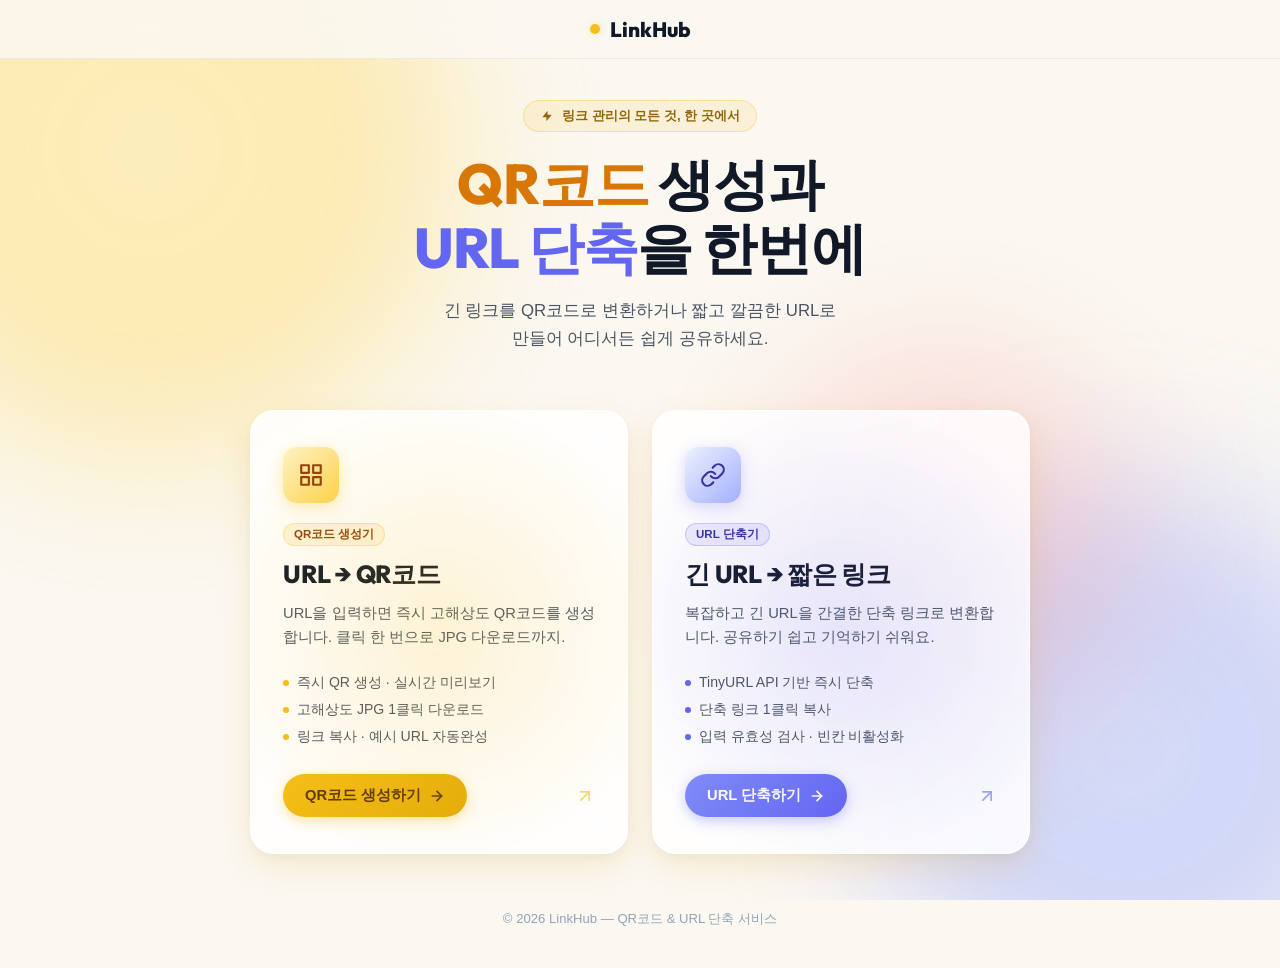
<file: index.html>
<!DOCTYPE html>
<html lang="ko">
<head>
  <meta charset="UTF-8">
  <meta name="viewport" content="width=device-width, initial-scale=1.0">
  <title>LinkHub - QR코드 & URL 단축 서비스</title>
  <meta name="description" content="LinkHub는 QR코드 생성과 URL 단축 두 가지 강력한 링크 관리 서비스를 제공합니다.">
  <link rel="preconnect" href="https://fonts.googleapis.com">
  <link rel="preconnect" href="https://fonts.gstatic.com" crossorigin>
  <link href="https://fonts.googleapis.com/css2?family=Pretendard:wght@300;400;500;600;700;800&family=Outfit:wght@400;600;700;800&display=swap" rel="stylesheet">
  <style>
    :root {
      --primary: #F5BE18;
      --primary-hover: #E5AC09;
      --primary-glow: rgba(245, 190, 24, 0.35);
      --accent-blue: #6C8EFF;
      --accent-purple: #A87DFF;
      --bg-base: #FBF8F2;
      --bg-card: rgba(255, 255, 255, 0.85);
      --text-primary: #111827;
      --text-secondary: #4B5563;
      --text-muted: #94A3B8;
      --shadow-md: 0 12px 32px rgba(215, 155, 15, 0.16), 0 4px 12px rgba(0,0,0,0.04);
      --shadow-lg: 0 24px 60px rgba(215, 155, 15, 0.18), 0 8px 24px rgba(0,0,0,0.05);
      --radius-md: 16px;
      --radius-lg: 24px;
      --radius-full: 9999px;
      --ease-elastic: cubic-bezier(0.16, 1, 0.3, 1);
    }

    *, *::before, *::after { box-sizing: border-box; margin: 0; padding: 0; }

    html, body {
      width: 100%; min-height: 100vh;
      background-color: var(--bg-base);
      color: var(--text-primary);
      font-family: 'Pretendard', -apple-system, BlinkMacSystemFont, sans-serif;
      -webkit-font-smoothing: antialiased;
      overflow-x: hidden;
    }

    /* ── Background ── */
    .bg-wrapper {
      position: fixed; inset: 0; z-index: 0; pointer-events: none; overflow: hidden;
    }
    .bg-orb {
      position: absolute; border-radius: 50%; filter: blur(80px); opacity: 0.55;
      animation: floatOrb 12s ease-in-out infinite alternate;
    }
    .bg-orb-1 { width: 600px; height: 600px; background: radial-gradient(circle, #FFEAA0, #FCD34D); top: -150px; left: -150px; animation-delay: 0s; }
    .bg-orb-2 { width: 500px; height: 500px; background: radial-gradient(circle, #C7D7FF, #818CF8); bottom: -100px; right: -100px; animation-delay: -4s; }
    .bg-orb-3 { width: 350px; height: 350px; background: radial-gradient(circle, #FCA5A5, #F87171); top: 40%; left: 60%; animation-delay: -8s; opacity: 0.3; }
    @keyframes floatOrb {
      from { transform: translate(0, 0) scale(1); }
      to   { transform: translate(30px, 20px) scale(1.08); }
    }

    /* ── Layout ── */
    .page-wrapper {
      position: relative; z-index: 1; min-height: 100vh;
      display: flex; flex-direction: column; align-items: center; justify-content: center;
      padding: 40px 20px;
    }

    /* ── Header ── */
    .site-header {
      position: fixed; top: 0; left: 0; right: 0; z-index: 100;
      display: flex; align-items: center; justify-content: center;
      padding: 16px 32px;
      background: rgba(251, 248, 242, 0.85);
      backdrop-filter: blur(20px);
      border-bottom: 1px solid rgba(0,0,0,0.06);
    }
    .header-brand {
      display: flex; align-items: center; gap: 10px;
      font-family: 'Outfit', sans-serif; font-size: 1.3rem; font-weight: 800;
      color: var(--text-primary); text-decoration: none;
    }
    .header-brand-dot {
      width: 10px; height: 10px; border-radius: 50%;
      background: var(--primary); box-shadow: 0 0 10px var(--primary-glow);
      animation: pulse 2s ease-in-out infinite;
    }
    @keyframes pulse {
      0%, 100% { transform: scale(1); opacity: 1; }
      50%       { transform: scale(1.3); opacity: 0.7; }
    }

    /* ── Hero ── */
    .hero { text-align: center; margin-bottom: 56px; }
    .hero-pill {
      display: inline-flex; align-items: center; gap: 8px;
      background: rgba(245, 190, 24, 0.12); border: 1px solid rgba(245, 190, 24, 0.3);
      color: #92670B; border-radius: var(--radius-full);
      padding: 6px 16px; font-size: 0.82rem; font-weight: 600;
      margin-bottom: 20px; animation: fadeInDown 0.6s var(--ease-elastic);
    }
    .hero-title {
      font-family: 'Outfit', sans-serif; font-size: clamp(2.2rem, 5vw, 3.5rem);
      font-weight: 800; line-height: 1.15; letter-spacing: -0.02em;
      margin-bottom: 16px; animation: fadeInUp 0.7s var(--ease-elastic);
    }
    .hero-title .highlight-qr  { color: #D97706; }
    .hero-title .highlight-url { color: #6366F1; }
    .hero-desc {
      font-size: 1.05rem; color: var(--text-secondary); line-height: 1.7;
      max-width: 520px; margin: 0 auto;
      animation: fadeInUp 0.8s var(--ease-elastic);
    }

    /* ── Cards Grid ── */
    .cards-grid {
      display: grid; grid-template-columns: repeat(2, 1fr);
      gap: 24px; max-width: 780px; width: 100%;
      animation: fadeInUp 0.9s var(--ease-elastic);
    }
    @media (max-width: 600px) { .cards-grid { grid-template-columns: 1fr; } }

    .service-card {
      position: relative; overflow: hidden;
      background: var(--bg-card);
      backdrop-filter: blur(24px);
      border: 1px solid rgba(255,255,255,0.8);
      border-radius: var(--radius-lg);
      padding: 36px 32px;
      box-shadow: var(--shadow-md);
      text-decoration: none; color: inherit;
      cursor: pointer;
      transition: transform 0.35s var(--ease-elastic), box-shadow 0.35s ease;
      display: block;
    }
    .service-card:hover {
      transform: translateY(-8px) scale(1.02);
      box-shadow: var(--shadow-lg);
    }
    .service-card:hover .card-arrow { transform: translate(4px, -4px); opacity: 1; }

    .card-glow-qr  { position: absolute; inset: -60px; border-radius: 50%; background: radial-gradient(circle, rgba(245,190,24,0.18), transparent 65%); pointer-events: none; }
    .card-glow-url { position: absolute; inset: -60px; border-radius: 50%; background: radial-gradient(circle, rgba(99,102,241,0.15), transparent 65%); pointer-events: none; }

    .card-icon {
      width: 56px; height: 56px; border-radius: 14px;
      display: flex; align-items: center; justify-content: center;
      margin-bottom: 20px;
    }
    .card-icon-qr  { background: linear-gradient(135deg, #FEF3C7, #FCD34D); color: #92400E; box-shadow: 0 4px 16px rgba(245,190,24,0.3); }
    .card-icon-url { background: linear-gradient(135deg, #EEF2FF, #A5B4FC); color: #3730A3; box-shadow: 0 4px 16px rgba(99,102,241,0.25); }

    .card-badge {
      display: inline-block; font-size: 0.72rem; font-weight: 700;
      padding: 3px 10px; border-radius: var(--radius-full);
      margin-bottom: 12px;
    }
    .badge-qr  { background: rgba(245,190,24,0.15); color: #92400E; border: 1px solid rgba(245,190,24,0.3); }
    .badge-url { background: rgba(99,102,241,0.12); color: #3730A3; border: 1px solid rgba(99,102,241,0.25); }

    .card-title {
      font-family: 'Outfit', sans-serif; font-size: 1.55rem;
      font-weight: 800; margin-bottom: 10px; letter-spacing: -0.01em;
    }
    .card-desc {
      font-size: 0.92rem; color: var(--text-secondary); line-height: 1.65; margin-bottom: 24px;
    }

    .card-features { list-style: none; display: flex; flex-direction: column; gap: 8px; margin-bottom: 28px; }
    .card-features li {
      display: flex; align-items: center; gap: 8px;
      font-size: 0.88rem; color: var(--text-secondary);
    }
    .feature-dot-qr  { width: 6px; height: 6px; border-radius: 50%; background: #F5BE18; flex-shrink: 0; }
    .feature-dot-url { width: 6px; height: 6px; border-radius: 50%; background: #6366F1; flex-shrink: 0; }

    .card-cta {
      display: inline-flex; align-items: center; gap: 8px;
      padding: 12px 22px; border-radius: var(--radius-full);
      font-size: 0.92rem; font-weight: 700;
      border: none; cursor: pointer;
      transition: transform 0.2s, box-shadow 0.2s;
      text-decoration: none;
    }
    .cta-qr  { background: linear-gradient(135deg, #F5BE18, #E5AC09); color: #5C3800; box-shadow: 0 4px 14px rgba(245,190,24,0.4); }
    .cta-url { background: linear-gradient(135deg, #818CF8, #6366F1); color: #fff;       box-shadow: 0 4px 14px rgba(99,102,241,0.35); }
    .service-card:hover .cta-qr  { transform: scale(1.04); box-shadow: 0 6px 20px rgba(245,190,24,0.5); }
    .service-card:hover .cta-url { transform: scale(1.04); box-shadow: 0 6px 20px rgba(99,102,241,0.45); }

    .card-arrow {
      margin-left: auto; opacity: 0.6;
      transition: transform 0.3s var(--ease-elastic), opacity 0.3s;
    }

    /* ── Footer ── */
    .site-footer {
      margin-top: 56px; text-align: center;
      font-size: 0.82rem; color: var(--text-muted);
      animation: fadeInUp 1s var(--ease-elastic);
    }

    /* ── Animations ── */
    @keyframes fadeInDown {
      from { opacity: 0; transform: translateY(-16px); }
      to   { opacity: 1; transform: translateY(0); }
    }
    @keyframes fadeInUp {
      from { opacity: 0; transform: translateY(20px); }
      to   { opacity: 1; transform: translateY(0); }
    }
  </style>
</head>
<body>
  <!-- Background -->
  <div class="bg-wrapper">
    <div class="bg-orb bg-orb-1"></div>
    <div class="bg-orb bg-orb-2"></div>
    <div class="bg-orb bg-orb-3"></div>
  </div>

  <!-- Header -->
  <header class="site-header">
    <a href="index.html" class="header-brand" id="main-brand-link">
      <div class="header-brand-dot"></div>
      LinkHub
    </a>
  </header>

  <!-- Main -->
  <main class="page-wrapper" style="padding-top: 100px;">
    <div class="hero">
      <div class="hero-pill">
        <svg width="14" height="14" viewBox="0 0 24 24" fill="currentColor"><path d="M13 10V3L4 14h7v7l9-11h-7z"/></svg>
        링크 관리의 모든 것, 한 곳에서
      </div>
      <h1 class="hero-title">
        <span class="highlight-qr">QR코드</span> 생성과<br>
        <span class="highlight-url">URL 단축</span>을 한번에
      </h1>
      <p class="hero-desc">
        긴 링크를 QR코드로 변환하거나 짧고 깔끔한 URL로<br>만들어 어디서든 쉽게 공유하세요.
      </p>
    </div>

    <div class="cards-grid">
      <!-- QR코드 Card -->
      <a href="url2qr/index.html" class="service-card" id="card-qr">
        <div class="card-glow-qr"></div>
        <div class="card-icon card-icon-qr">
          <svg width="26" height="26" viewBox="0 0 24 24" fill="none" stroke="currentColor" stroke-width="2" stroke-linecap="round" stroke-linejoin="round">
            <rect x="3" y="3" width="7" height="7"></rect><rect x="14" y="3" width="7" height="7"></rect>
            <rect x="14" y="14" width="7" height="7"></rect><rect x="3" y="14" width="7" height="7"></rect>
          </svg>
        </div>
        <span class="card-badge badge-qr">QR코드 생성기</span>
        <h2 class="card-title">URL → QR코드</h2>
        <p class="card-desc">URL을 입력하면 즉시 고해상도 QR코드를 생성합니다. 클릭 한 번으로 JPG 다운로드까지.</p>
        <ul class="card-features">
          <li><span class="feature-dot-qr"></span>즉시 QR 생성 · 실시간 미리보기</li>
          <li><span class="feature-dot-qr"></span>고해상도 JPG 1클릭 다운로드</li>
          <li><span class="feature-dot-qr"></span>링크 복사 · 예시 URL 자동완성</li>
        </ul>
        <div style="display:flex;align-items:center;">
          <span class="card-cta cta-qr" id="btn-go-qr">
            QR코드 생성하기
            <svg width="16" height="16" viewBox="0 0 24 24" fill="none" stroke="currentColor" stroke-width="2.5" stroke-linecap="round" stroke-linejoin="round"><line x1="5" y1="12" x2="19" y2="12"></line><polyline points="12 5 19 12 12 19"></polyline></svg>
          </span>
          <svg class="card-arrow" width="20" height="20" viewBox="0 0 24 24" fill="none" stroke="#F5BE18" stroke-width="2" stroke-linecap="round" stroke-linejoin="round"><line x1="7" y1="17" x2="17" y2="7"></line><polyline points="7 7 17 7 17 17"></polyline></svg>
        </div>
      </a>

      <!-- URL단축 Card -->
      <a href="urlShort/index.html" class="service-card" id="card-url">
        <div class="card-glow-url"></div>
        <div class="card-icon card-icon-url">
          <svg width="26" height="26" viewBox="0 0 24 24" fill="none" stroke="currentColor" stroke-width="2" stroke-linecap="round" stroke-linejoin="round">
            <path d="M10 13a5 5 0 0 0 7.54.54l3-3a5 5 0 0 0-7.07-7.07l-1.72 1.71"></path>
            <path d="M14 11a5 5 0 0 0-7.54-.54l-3 3a5 5 0 0 0 7.07 7.07l1.71-1.71"></path>
          </svg>
        </div>
        <span class="card-badge badge-url">URL 단축기</span>
        <h2 class="card-title">긴 URL → 짧은 링크</h2>
        <p class="card-desc">복잡하고 긴 URL을 간결한 단축 링크로 변환합니다. 공유하기 쉽고 기억하기 쉬워요.</p>
        <ul class="card-features">
          <li><span class="feature-dot-url"></span>TinyURL API 기반 즉시 단축</li>
          <li><span class="feature-dot-url"></span>단축 링크 1클릭 복사</li>
          <li><span class="feature-dot-url"></span>입력 유효성 검사 · 빈칸 비활성화</li>
        </ul>
        <div style="display:flex;align-items:center;">
          <span class="card-cta cta-url" id="btn-go-url">
            URL 단축하기
            <svg width="16" height="16" viewBox="0 0 24 24" fill="none" stroke="currentColor" stroke-width="2.5" stroke-linecap="round" stroke-linejoin="round"><line x1="5" y1="12" x2="19" y2="12"></line><polyline points="12 5 19 12 12 19"></polyline></svg>
          </span>
          <svg class="card-arrow" width="20" height="20" viewBox="0 0 24 24" fill="none" stroke="#6366F1" stroke-width="2" stroke-linecap="round" stroke-linejoin="round"><line x1="7" y1="17" x2="17" y2="7"></line><polyline points="7 7 17 7 17 17"></polyline></svg>
        </div>
      </a>
    </div>

    <footer class="site-footer">
      <p>© 2026 LinkHub — QR코드 & URL 단축 서비스</p>
    </footer>
  </main>
</body>
</html>
</file>
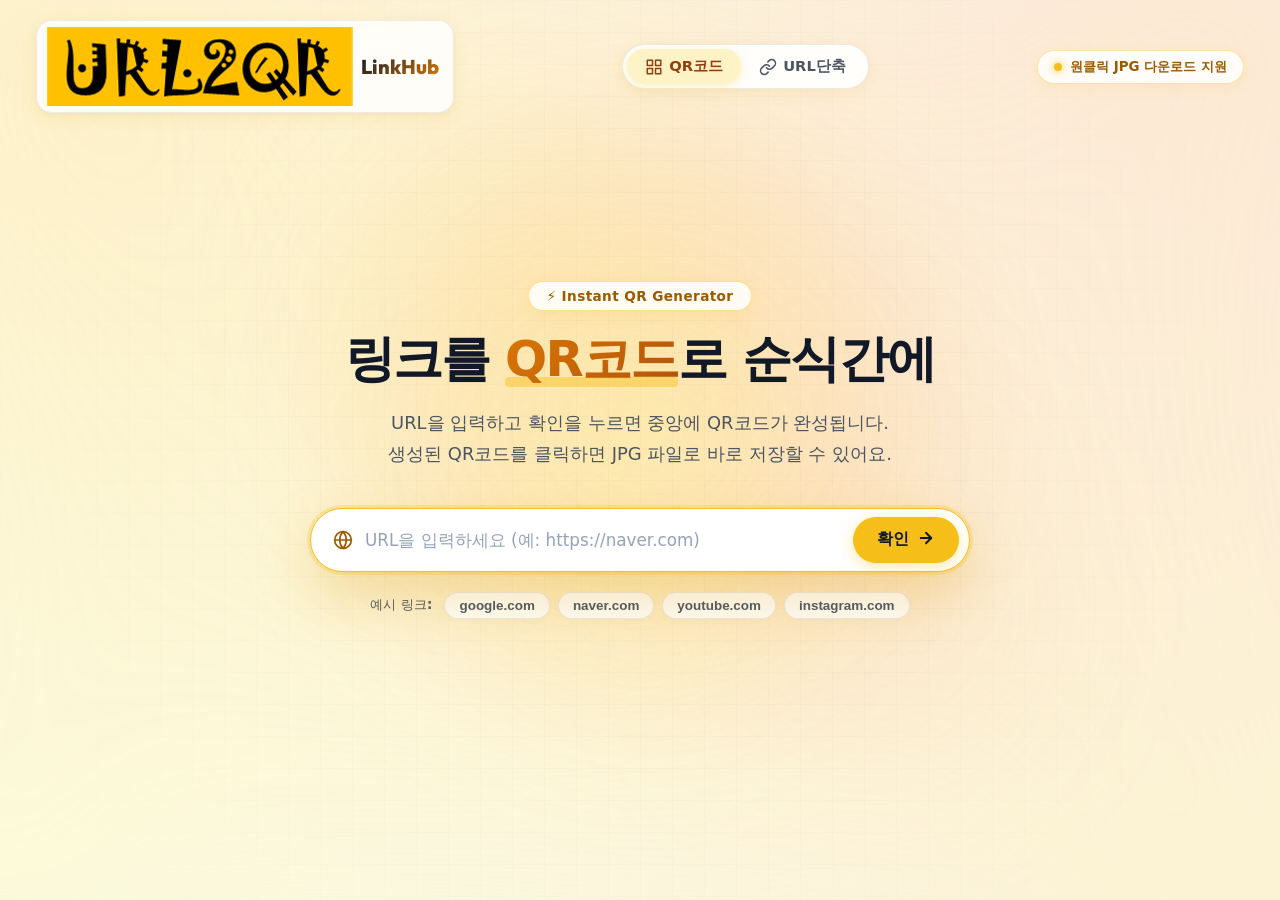
<file: url2qr/index.html>
<!DOCTYPE html>
<html lang="ko">
<head>
  <meta charset="UTF-8">
  <meta name="viewport" content="width=device-width, initial-scale=1.0">
  <title>URL2QR - 빠르고 세련된 QR코드 생성기</title>
  <meta name="description" content="URL을 입력하면 즉시 고해상도 QR코드를 생성하고 클릭 한 번으로 JPG 파일로 다운로드할 수 있는 웹 서비스">
  
  <!-- Favicon -->
  <link rel="icon" type="image/png" href="img/logo.png">
  
  <!-- Fonts -->
  <link rel="preconnect" href="https://fonts.googleapis.com">
  <link rel="preconnect" href="https://fonts.gstatic.com" crossorigin>
  <link href="https://fonts.googleapis.com/css2?family=Pretendard:wght@300;400;500;600;700;800&family=Outfit:wght@400;600;700;800&display=swap" rel="stylesheet">
  
  <!-- Stylesheets -->
  <link rel="stylesheet" href="css/style.css">
</head>
<body class="state-initial">
  <!-- Interactive Aurora & Mesh Background Layers -->
  <div class="interactive-bg-wrapper">
    <div class="mesh-base-gradient"></div>
    <div class="mouse-interactive-glow" id="mouse-glow"></div>
    <div class="ambient-orb orb-1"></div>
    <div class="ambient-orb orb-2"></div>
    <div class="ambient-orb orb-3"></div>
    <div class="subtle-noise-overlay"></div>
  </div>

  <!-- Header -->
  <header class="app-header">
    <div class="header-container">
      <div class="brand-group">
        <a href="../index.html" class="brand-link" id="logo-btn" title="메인 포털 / 홈으로">
          <img src="img/logo.png" alt="URL2QR Logo" class="brand-logo" id="header-logo">
          <span class="brand-title">LinkHub</span>
        </a>
      </div>

      <!-- Navigation Tabs: QR코드 & URL단축 -->
      <nav class="nav-switch-group" aria-label="서비스 전환">
        <a href="index.html" class="nav-tab-btn active" id="nav-btn-qr" title="현재 서비스: QR코드">
          <svg width="18" height="18" viewBox="0 0 24 24" fill="none" stroke="currentColor" stroke-width="2" stroke-linecap="round" stroke-linejoin="round">
            <rect x="3" y="3" width="7" height="7"></rect>
            <rect x="14" y="3" width="7" height="7"></rect>
            <rect x="14" y="14" width="7" height="7"></rect>
            <rect x="3" y="14" width="7" height="7"></rect>
          </svg>
          <span>QR코드</span>
        </a>
        <a href="../urlShort/index.html" class="nav-tab-btn" id="nav-btn-short" title="URL 단축기로 이동">
          <svg width="18" height="18" viewBox="0 0 24 24" fill="none" stroke="currentColor" stroke-width="2" stroke-linecap="round" stroke-linejoin="round">
            <path d="M10 13a5 5 0 0 0 7.54.54l3-3a5 5 0 0 0-7.07-7.07l-1.72 1.71"></path>
            <path d="M14 11a5 5 0 0 0-7.54-.54l-3 3a5 5 0 0 0 7.07 7.07l1.71-1.71"></path>
          </svg>
          <span>URL단축</span>
        </a>
      </nav>

      <div class="header-badges">
        <span class="badge badge-pulse">
          <span class="badge-dot"></span>
          원클릭 JPG 다운로드 지원
        </span>
      </div>
    </div>
  </header>

  <!-- Main Content Wrapper -->
  <main class="main-content">
    
    <!-- Hero Header (Shown initially in center) -->
    <div class="hero-container" id="hero-container">
      <div class="hero-text-block" id="hero-text">
        <span class="sub-pill">⚡ Instant QR Generator</span>
        <h1 class="hero-title">링크를 <span class="highlight">QR코드</span>로 순식간에</h1>
        <p class="hero-desc">URL을 입력하고 확인을 누르면 중앙에 QR코드가 완성됩니다.<br>생성된 QR코드를 클릭하면 JPG 파일로 바로 저장할 수 있어요.</p>
      </div>
    </div>

    <!-- QR Code Center Display Area (Reveals in center when generated) -->
    <section class="qr-display-section" id="qr-section" aria-live="polite">
      <div class="qr-card-wrapper">
        <!-- Interactive QR Box (Click to Download JPG) -->
        <div class="qr-card" id="qr-card" role="button" tabindex="0" title="클릭하여 JPG 파일로 다운로드">
          <div class="qr-corner-decor corner-tl"></div>
          <div class="qr-corner-decor corner-tr"></div>
          <div class="qr-corner-decor corner-bl"></div>
          <div class="qr-corner-decor corner-br"></div>
          
          <div class="qr-inner-frame">
            <!-- QR Canvas container rendered by qrcode.js -->
            <div id="qrcode" class="qrcode-canvas-wrap"></div>
          </div>

          <!-- Hover / Focus Overlay -->
          <div class="qr-overlay" id="qr-overlay">
            <div class="overlay-content">
              <div class="download-icon-circle">
                <svg width="28" height="28" viewBox="0 0 24 24" fill="none" stroke="currentColor" stroke-width="2.5" stroke-linecap="round" stroke-linejoin="round">
                  <path d="M21 15v4a2 2 0 0 1-2 2H5a2 2 0 0 1-2-2v-4"></path>
                  <polyline points="7 10 12 15 17 10"></polyline>
                  <line x1="12" y1="15" x2="12" y2="3"></line>
                </svg>
              </div>
              <span class="overlay-text">클릭하여 JPG 다운로드</span>
              <span class="overlay-subtext">고해상도 이미지로 즉시 저장</span>
            </div>
          </div>
        </div>

        <!-- QR Card Meta & Direct Actions -->
        <div class="qr-meta-panel" id="qr-meta-panel">
          <div class="target-url-info">
            <span class="url-icon">
              <svg width="15" height="15" viewBox="0 0 24 24" fill="none" stroke="currentColor" stroke-width="2" stroke-linecap="round" stroke-linejoin="round">
                <path d="M10 13a5 5 0 0 0 7.54.54l3-3a5 5 0 0 0-7.07-7.07l-1.72 1.71"></path>
                <path d="M14 11a5 5 0 0 0-7.54-.54l-3 3a5 5 0 0 0 7.07 7.07l1.71-1.71"></path>
              </svg>
            </span>
            <span class="target-url-text" id="target-url-display">https://...</span>
          </div>

          <div class="qr-action-buttons">
            <button type="button" class="btn btn-secondary" id="copy-url-btn" title="URL 주소 복사">
              <svg width="16" height="16" viewBox="0 0 24 24" fill="none" stroke="currentColor" stroke-width="2" stroke-linecap="round" stroke-linejoin="round">
                <rect x="9" y="9" width="13" height="13" rx="2" ry="2"></rect>
                <path d="M5 15H4a2 2 0 0 1-2-2V4a2 2 0 0 1 2-2h9a2 2 0 0 1 2 2v1"></path>
              </svg>
              <span>링크 복사</span>
            </button>
            <button type="button" class="btn btn-primary" id="download-jpg-btn" title="JPG 파일 다운로드">
              <svg width="16" height="16" viewBox="0 0 24 24" fill="none" stroke="currentColor" stroke-width="2.5" stroke-linecap="round" stroke-linejoin="round">
                <path d="M21 15v4a2 2 0 0 1-2 2H5a2 2 0 0 1-2-2v-4"></path>
                <polyline points="7 10 12 15 17 10"></polyline>
                <line x1="12" y1="15" x2="12" y2="3"></line>
              </svg>
              <span>JPG 다운로드</span>
            </button>
          </div>
        </div>
      </div>
    </section>

    <!-- Interactive URL Input Container (Transitions from Center to Bottom) -->
    <div class="input-stage" id="input-stage">
      <div class="input-card" id="input-card">
        <form id="qr-form" class="qr-form" autocomplete="off" onsubmit="return false;">
          <div class="input-icon-slot">
            <svg width="20" height="20" viewBox="0 0 24 24" fill="none" stroke="currentColor" stroke-width="2" stroke-linecap="round" stroke-linejoin="round">
              <circle cx="12" cy="12" r="10"></circle>
              <line x1="2" y1="12" x2="22" y2="12"></line>
              <path d="M12 2a15.3 15.3 0 0 1 4 10 15.3 15.3 0 0 1-4 10 15.3 15.3 0 0 1-4-10 15.3 15.3 0 0 1 4-10z"></path>
            </svg>
          </div>
          
          <input 
            type="text" 
            id="url-input" 
            class="url-input" 
            placeholder="URL을 입력하세요 (예: https://naver.com)" 
            autocomplete="off"
            spellcheck="false"
            aria-label="변환할 URL 주소"
            required
          />

          <!-- Quick Clear Button -->
          <button type="button" class="clear-input-btn hidden" id="clear-input-btn" aria-label="입력 내용 지우기">
            <svg width="16" height="16" viewBox="0 0 24 24" fill="none" stroke="currentColor" stroke-width="2.5" stroke-linecap="round" stroke-linejoin="round">
              <line x1="18" y1="6" x2="6" y2="18"></line>
              <line x1="6" y1="6" x2="18" y2="18"></line>
            </svg>
          </button>

          <!-- Submit Button -->
          <button type="submit" id="submit-btn" class="submit-btn" aria-label="QR 코드 생성">
            <span class="btn-text">확인</span>
            <span class="btn-icon">
              <svg width="18" height="18" viewBox="0 0 24 24" fill="none" stroke="currentColor" stroke-width="2.5" stroke-linecap="round" stroke-linejoin="round">
                <line x1="5" y1="12" x2="19" y2="12"></line>
                <polyline points="12 5 19 12 12 19"></polyline>
              </svg>
            </span>
          </button>
        </form>

        <!-- Quick Reset Link (Visible in Bottom Mode) -->
        <button type="button" class="reset-mode-btn" id="reset-mode-btn" title="새로운 URL로 처음부터 시작">
          <svg width="14" height="14" viewBox="0 0 24 24" fill="none" stroke="currentColor" stroke-width="2" stroke-linecap="round" stroke-linejoin="round">
            <path d="M3 12a9 9 0 0 1 9-9 9.75 9.75 0 0 1 6.74 2.74L21 8"></path>
            <path d="M21 3v5h-5"></path>
            <path d="M21 12a9 9 0 0 1-9 9 9.75 9.75 0 0 1-6.74-2.74L3 16"></path>
            <path d="M8 16H3v5"></path>
          </svg>
          <span>처음으로</span>
        </button>
      </div>

      <!-- Quick sample suggestions -->
      <div class="sample-pills" id="sample-pills">
        <span class="sample-label">예시 링크:</span>
        <button type="button" class="sample-pill" data-url="https://google.com">google.com</button>
        <button type="button" class="sample-pill" data-url="https://naver.com">naver.com</button>
        <button type="button" class="sample-pill" data-url="https://youtube.com">youtube.com</button>
        <button type="button" class="sample-pill" data-url="https://instagram.com">instagram.com</button>
      </div>
    </div>
  </main>

  <!-- Toast Notification Container -->
  <div class="toast-container" id="toast-container" aria-live="assertive"></div>

  <!-- Scripts -->
  <script src="js/qrcode.min.js"></script>
  <script src="js/app.js"></script>
</body>
</html>
</file>
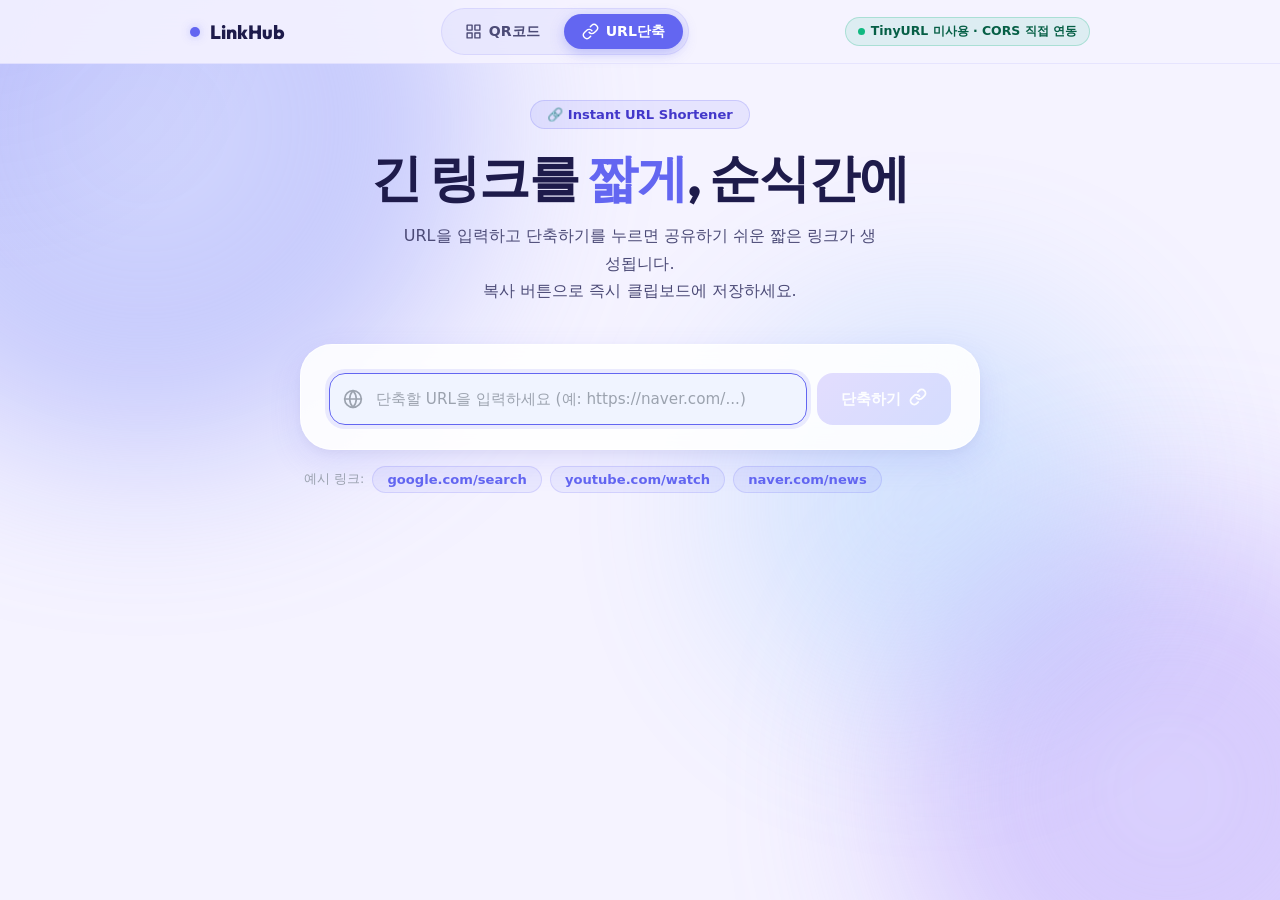
<file: urlShort/index.html>
<!DOCTYPE html>
<html lang="ko">
<head>
  <meta charset="UTF-8">
  <meta name="viewport" content="width=device-width, initial-scale=1.0">
  <title>LinkHub - URL 단축기</title>
  <meta name="description" content="긴 URL을 짧고 간결한 단축 링크로 즉시 변환하세요. 클릭 한 번으로 복사까지.">

  <!-- Fonts -->
  <link rel="preconnect" href="https://fonts.googleapis.com">
  <link rel="preconnect" href="https://fonts.gstatic.com" crossorigin>
  <link href="https://fonts.googleapis.com/css2?family=Pretendard:wght@300;400;500;600;700;800&family=Outfit:wght@400;600;700;800&display=swap" rel="stylesheet">

  <!-- Styles -->
  <link rel="stylesheet" href="style.css">
</head>
<body>
  <!-- Background -->
  <div class="bg-wrapper">
    <div class="bg-orb bg-orb-1"></div>
    <div class="bg-orb bg-orb-2"></div>
    <div class="bg-orb bg-orb-3"></div>
    <div class="mouse-glow" id="mouse-glow"></div>
  </div>

  <!-- Header -->
  <header class="app-header">
    <div class="header-container">
      <div class="brand-group">
        <a href="../index.html" class="brand-link" id="logo-btn" title="메인 포털로 이동">
          <div class="brand-dot"></div>
          <span class="brand-title">LinkHub</span>
        </a>
      </div>

      <!-- Navigation Tabs -->
      <nav class="nav-switch-group" aria-label="서비스 전환">
        <a href="../url2qr/index.html" class="nav-tab-btn" id="nav-btn-qr" title="QR코드 생성기로 이동">
          <svg width="17" height="17" viewBox="0 0 24 24" fill="none" stroke="currentColor" stroke-width="2" stroke-linecap="round" stroke-linejoin="round">
            <rect x="3" y="3" width="7" height="7"></rect><rect x="14" y="3" width="7" height="7"></rect>
            <rect x="14" y="14" width="7" height="7"></rect><rect x="3" y="14" width="7" height="7"></rect>
          </svg>
          <span>QR코드</span>
        </a>
        <a href="index.html" class="nav-tab-btn active" id="nav-btn-short" title="현재 서비스: URL단축">
          <svg width="17" height="17" viewBox="0 0 24 24" fill="none" stroke="currentColor" stroke-width="2" stroke-linecap="round" stroke-linejoin="round">
            <path d="M10 13a5 5 0 0 0 7.54.54l3-3a5 5 0 0 0-7.07-7.07l-1.72 1.71"></path>
            <path d="M14 11a5 5 0 0 0-7.54-.54l-3 3a5 5 0 0 0 7.07 7.07l1.71-1.71"></path>
          </svg>
          <span>URL단축</span>
        </a>
      </nav>

      <div class="header-badges">
        <span class="badge badge-pulse">
          <span class="badge-dot"></span>
          TinyURL 미사용 · CORS 직접 연동
        </span>
      </div>
    </div>
  </header>

  <!-- Main -->
  <main class="main-content">
    <!-- Hero -->
    <div class="hero-container">
      <div class="hero-text-block">
        <span class="sub-pill">🔗 Instant URL Shortener</span>
        <h1 class="hero-title">긴 링크를 <span class="highlight">짧게</span>, 순식간에</h1>
        <p class="hero-desc">URL을 입력하고 단축하기를 누르면 공유하기 쉬운 짧은 링크가 생성됩니다.<br>복사 버튼으로 즉시 클립보드에 저장하세요.</p>
      </div>
    </div>

    <!-- Input Card -->
    <div class="input-stage">
      <div class="input-card">

        <!-- URL Input Row -->
        <div class="form-row" id="url-form-row">
          <div class="input-wrapper">
            <span class="input-icon-slot" aria-hidden="true">
              <svg width="20" height="20" viewBox="0 0 24 24" fill="none" stroke="currentColor" stroke-width="2" stroke-linecap="round" stroke-linejoin="round">
                <circle cx="12" cy="12" r="10"></circle>
                <line x1="2" y1="12" x2="22" y2="12"></line>
                <path d="M12 2a15.3 15.3 0 0 1 4 10 15.3 15.3 0 0 1-4 10 15.3 15.3 0 0 1-4-10 15.3 15.3 0 0 1 4-10z"></path>
              </svg>
            </span>
            <input
              type="url"
              id="url-input"
              class="url-input"
              placeholder="단축할 URL을 입력하세요 (예: https://naver.com/...)"
              autocomplete="off"
              spellcheck="false"
              aria-label="단축할 URL 주소"
            />
            <button type="button" class="clear-btn hidden" id="clear-btn" aria-label="입력 내용 지우기">
              <svg width="16" height="16" viewBox="0 0 24 24" fill="none" stroke="currentColor" stroke-width="2.5" stroke-linecap="round" stroke-linejoin="round">
                <line x1="18" y1="6" x2="6" y2="18"></line><line x1="6" y1="6" x2="18" y2="18"></line>
              </svg>
            </button>
          </div>
          <button type="button" class="shorten-btn" id="shorten-btn" disabled aria-label="URL 단축하기">
            <span class="btn-text">단축하기</span>
            <span class="btn-icon">
              <svg width="18" height="18" viewBox="0 0 24 24" fill="none" stroke="currentColor" stroke-width="2.5" stroke-linecap="round" stroke-linejoin="round">
                <path d="M10 13a5 5 0 0 0 7.54.54l3-3a5 5 0 0 0-7.07-7.07l-1.72 1.71"></path>
                <path d="M14 11a5 5 0 0 0-7.54-.54l-3 3a5 5 0 0 0 7.07 7.07l1.71-1.71"></path>
              </svg>
            </span>
          </button>
        </div>

        <!-- Loading Indicator -->
        <div class="loading-row hidden" id="loading-row" aria-live="polite">
          <div class="loading-spinner"></div>
          <span class="loading-text">단축 링크를 생성하는 중...</span>
        </div>

        <!-- Output Row -->
        <div class="output-row hidden" id="output-row" aria-live="polite">
          <div class="output-label">
            <svg width="14" height="14" viewBox="0 0 24 24" fill="none" stroke="currentColor" stroke-width="2.5" stroke-linecap="round" stroke-linejoin="round">
              <polyline points="20 6 9 17 4 12"></polyline>
            </svg>
            단축된 URL
          </div>
          <div class="output-wrapper">
            <input
              type="text"
              id="output-input"
              class="output-input"
              readonly
              aria-label="단축된 URL 결과"
              placeholder=""
            />
            <a href="#" id="open-link-btn" class="open-link-btn" target="_blank" rel="noopener" title="새 탭에서 열기">
              <svg width="15" height="15" viewBox="0 0 24 24" fill="none" stroke="currentColor" stroke-width="2.5" stroke-linecap="round" stroke-linejoin="round">
                <path d="M18 13v6a2 2 0 0 1-2 2H5a2 2 0 0 1-2-2V8a2 2 0 0 1 2-2h6"></path>
                <polyline points="15 3 21 3 21 9"></polyline><line x1="10" y1="14" x2="21" y2="3"></line>
              </svg>
            </a>
            <button type="button" class="copy-btn" id="copy-btn" aria-label="단축 URL 복사">
              <svg width="16" height="16" viewBox="0 0 24 24" fill="none" stroke="currentColor" stroke-width="2" stroke-linecap="round" stroke-linejoin="round" id="copy-icon">
                <rect x="9" y="9" width="13" height="13" rx="2" ry="2"></rect>
                <path d="M5 15H4a2 2 0 0 1-2-2V4a2 2 0 0 1 2-2h9a2 2 0 0 1 2 2v1"></path>
              </svg>
              <span>복사</span>
            </button>
          </div>
        </div>

        <!-- Error Row -->
        <div class="error-row hidden" id="error-row" role="alert">
          <svg width="16" height="16" viewBox="0 0 24 24" fill="none" stroke="currentColor" stroke-width="2" stroke-linecap="round" stroke-linejoin="round">
            <circle cx="12" cy="12" r="10"></circle>
            <line x1="12" y1="8" x2="12" y2="12"></line><line x1="12" y1="16" x2="12.01" y2="16"></line>
          </svg>
          <span id="error-msg">URL 단축 중 오류가 발생했습니다. 다시 시도해 주세요.</span>
        </div>

      </div>

      <!-- Sample Pills -->
      <div class="sample-pills" id="sample-pills">
        <span class="sample-label">예시 링크:</span>
        <button type="button" class="sample-pill" data-url="https://www.google.com/search?q=qr+code+generator&oq=qr+code" id="sample-1">google.com/search</button>
        <button type="button" class="sample-pill" data-url="https://www.youtube.com/watch?v=dQw4w9WgXcQ" id="sample-2">youtube.com/watch</button>
        <button type="button" class="sample-pill" data-url="https://www.naver.com/news/main.nhn?mode=LSD&mid=sec" id="sample-3">naver.com/news</button>
      </div>
    </div>

    <!-- History Section -->
    <div class="history-section hidden" id="history-section">
      <div class="history-header">
        <h2 class="history-title">
          <svg width="16" height="16" viewBox="0 0 24 24" fill="none" stroke="currentColor" stroke-width="2" stroke-linecap="round" stroke-linejoin="round">
            <circle cx="12" cy="12" r="10"></circle><polyline points="12 6 12 12 16 14"></polyline>
          </svg>
          최근 단축 기록
        </h2>
        <button type="button" class="clear-history-btn" id="clear-history-btn">기록 지우기</button>
      </div>
      <ul class="history-list" id="history-list"></ul>
    </div>
  </main>

  <!-- Toast -->
  <div class="toast-container" id="toast-container" aria-live="assertive"></div>

  <script src="app.js"></script>
</body>
</html>
</file>
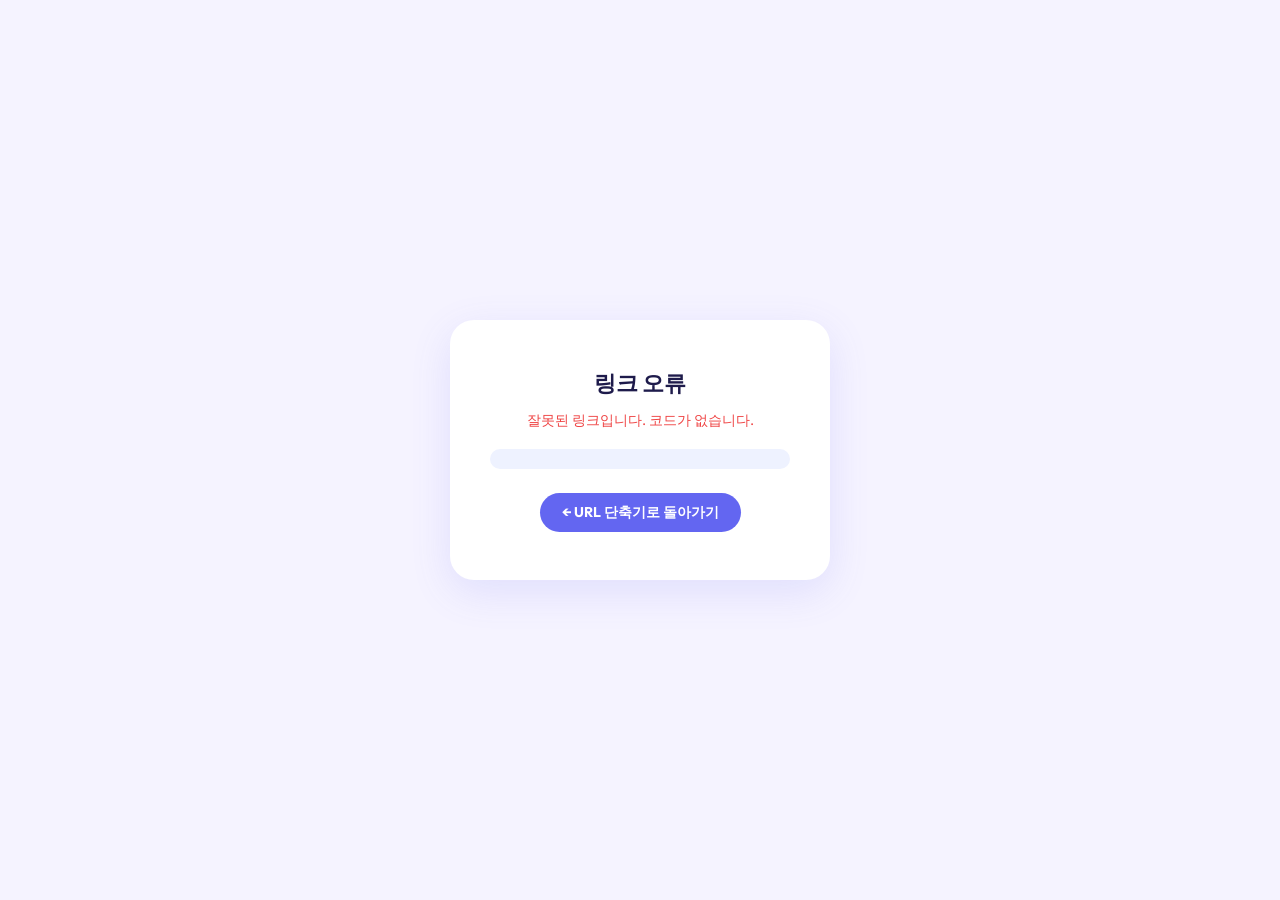
<file: urlShort/r.html>
<!DOCTYPE html>
<html lang="ko">
<head>
  <meta charset="UTF-8">
  <meta name="viewport" content="width=device-width, initial-scale=1.0">
  <title>LinkHub - 리다이렉트 중...</title>
  <meta name="robots" content="noindex">
  <link rel="preconnect" href="https://fonts.googleapis.com">
  <link href="https://fonts.googleapis.com/css2?family=Outfit:wght@600;700;800&display=swap" rel="stylesheet">
  <style>
    *, *::before, *::after { box-sizing: border-box; margin: 0; padding: 0; }
    body {
      min-height: 100vh; display: flex; align-items: center; justify-content: center;
      background: #F5F3FF;
      font-family: 'Outfit', -apple-system, sans-serif;
      color: #1E1B4B;
    }
    .card {
      background: #fff; border-radius: 24px; padding: 48px 40px;
      box-shadow: 0 12px 40px rgba(99,102,241,0.14);
      text-align: center; max-width: 380px; width: 90%;
    }
    .spinner {
      width: 48px; height: 48px; border-radius: 50%;
      border: 4px solid rgba(99,102,241,0.15);
      border-top-color: #6366F1;
      animation: spin 0.8s linear infinite;
      margin: 0 auto 24px;
    }
    @keyframes spin { to { transform: rotate(360deg); } }
    h1 { font-size: 1.4rem; font-weight: 800; margin-bottom: 10px; }
    p  { font-size: 0.9rem; color: #6B7280; line-height: 1.6; }
    .url-display {
      margin-top: 16px; padding: 10px 14px;
      background: #EEF2FF; border-radius: 10px;
      font-size: 0.82rem; color: #4338CA;
      word-break: break-all;
    }
    .error { color: #EF4444; }
    .back-btn {
      display: inline-block; margin-top: 24px;
      padding: 10px 22px; border-radius: 999px;
      background: #6366F1; color: #fff;
      font-size: 0.88rem; font-weight: 700;
      text-decoration: none;
    }
  </style>
</head>
<body>
  <div class="card" id="card">
    <div class="spinner" id="spinner"></div>
    <h1 id="title">리다이렉트 중...</h1>
    <p id="desc">잠시만 기다려 주세요.</p>
    <div class="url-display hidden" id="url-display"></div>
  </div>

  <script>
    (function () {
      const LOCAL_MAP_KEY = 'linkhub_local_map';
      const params = new URLSearchParams(location.search);
      const code = params.get('c');

      if (!code) {
        showError('잘못된 링크입니다. 코드가 없습니다.');
        return;
      }

      const map = JSON.parse(localStorage.getItem(LOCAL_MAP_KEY) || '{}');
      const target = map[code];

      if (!target) {
        showError('링크를 찾을 수 없습니다.<br>다른 브라우저나 기기에서는 로컬 단축 링크가 작동하지 않습니다.');
        return;
      }

      // 목적지 URL 표시 후 리다이렉트
      document.getElementById('url-display').textContent = target;
      document.getElementById('url-display').classList.remove('hidden');
      document.getElementById('desc').textContent = '아래 주소로 이동합니다...';

      setTimeout(() => { location.replace(target); }, 800);

      function showError(msg) {
        document.getElementById('spinner').style.display = 'none';
        document.getElementById('title').textContent = '링크 오류';
        document.getElementById('desc').innerHTML =
          `<span class="error">${msg}</span>`;
        document.getElementById('card').insertAdjacentHTML('beforeend',
          `<a class="back-btn" href="index.html">← URL 단축기로 돌아가기</a>`);
      }
    })();
  </script>
</body>
</html>
</file>
<file: url2qr/css/style.css>
/* ==========================================================================
   URL2QR - Warm Light & Dynamic Mouse-Interactive Aurora Theme
   ========================================================================== */

:root {
  /* Dynamic Mouse & Color State (Updated via JS) */
  --mouse-x: 50%;
  --mouse-y: 40%;
  --dynamic-hue: 46; /* Base Warm Yellow inspired by logo */
  --dynamic-hue-sec: 28; /* Warm Peach/Coral */
  --dynamic-hue-ter: 58; /* Soft Honey Lime */

  /* Brand Colors inspired by Logo */
  --primary: #F5BE18;
  --primary-hover: #E5AC09;
  --primary-light: #FFF0B3;
  --primary-subtle: rgba(245, 190, 24, 0.16);
  --primary-dark: #9A5B00;
  --primary-glow: rgba(245, 190, 24, 0.35);
  --primary-glow-heavy: rgba(245, 190, 24, 0.6);

  /* Light Theme Backgrounds & Surfaces */
  --bg-base: #FBF8F2;
  --bg-card: rgba(255, 255, 255, 0.85);
  --bg-dock: rgba(255, 255, 255, 0.94);
  --border-subtle: rgba(0, 0, 0, 0.08);
  --border-card: rgba(255, 255, 255, 0.85);
  --border-highlight: rgba(245, 190, 24, 0.6);

  /* Typography */
  --text-primary: #111827;
  --text-secondary: #4B5563;
  --text-muted: #94A3B8;
  --text-dark: #0F172A;

  /* Shadows */
  --shadow-sm: 0 4px 14px rgba(215, 155, 15, 0.12), 0 2px 6px rgba(0, 0, 0, 0.03);
  --shadow-md: 0 12px 32px rgba(215, 155, 15, 0.16), 0 4px 12px rgba(0, 0, 0, 0.04);
  --shadow-lg: 0 24px 60px rgba(215, 155, 15, 0.18), 0 8px 24px rgba(0, 0, 0, 0.05);
  --shadow-glow: 0 10px 30px var(--primary-glow);

  /* Geometry & Radius */
  --radius-sm: 10px;
  --radius-md: 16px;
  --radius-lg: 24px;
  --radius-full: 9999px;

  /* Transitions */
  --ease-elastic: cubic-bezier(0.16, 1, 0.3, 1);
  --ease-smooth: cubic-bezier(0.4, 0, 0.2, 1);
  --duration-transition: 0.6s;
}

/* Base Reset */
*, *::before, *::after {
  box-sizing: border-box;
  margin: 0;
  padding: 0;
}

html, body {
  width: 100%;
  height: 100%;
  min-height: 100vh;
  overflow-x: hidden;
  background-color: var(--bg-base);
  color: var(--text-primary);
  font-family: 'Pretendard', -apple-system, BlinkMacSystemFont, system-ui, Roboto, sans-serif;
  -webkit-font-smoothing: antialiased;
  -moz-osx-font-smoothing: grayscale;
}

body {
  position: relative;
  display: flex;
  flex-direction: column;
}

/* ==========================================================================
   Interactive Aurora & Mesh Gradient Background
   ========================================================================== */
.interactive-bg-wrapper {
  position: fixed;
  inset: 0;
  z-index: 0;
  pointer-events: none;
  overflow: hidden;
}

/* Base Mesh Gradient blending dynamic HSL colors */
.mesh-base-gradient {
  position: absolute;
  inset: -10%;
  width: 120%;
  height: 120%;
  background: 
    radial-gradient(circle at 15% 15%, hsla(var(--dynamic-hue), 95%, 86%, 0.75) 0%, transparent 55%),
    radial-gradient(circle at 85% 10%, hsla(var(--dynamic-hue-sec), 92%, 88%, 0.65) 0%, transparent 50%),
    radial-gradient(circle at 85% 85%, hsla(var(--dynamic-hue), 90%, 88%, 0.7) 0%, transparent 60%),
    radial-gradient(circle at 10% 85%, hsla(var(--dynamic-hue-ter), 90%, 90%, 0.65) 0%, transparent 55%),
    radial-gradient(circle at 50% 50%, hsla(var(--dynamic-hue), 95%, 93%, 0.6) 0%, transparent 70%);
  filter: blur(60px);
  transition: background 0.4s ease-out;
  transform: scale(1.05);
}

/* Real-time Dynamic Mouse Spotlight Glow */
.mouse-interactive-glow {
  position: absolute;
  inset: 0;
  background: radial-gradient(
    circle 480px at var(--mouse-x) var(--mouse-y),
    hsla(var(--dynamic-hue), 100%, 78%, 0.55) 0%,
    hsla(var(--dynamic-hue-sec), 95%, 82%, 0.35) 45%,
    transparent 75%
  );
  filter: blur(50px);
  mix-blend-mode: multiply;
  transition: opacity 0.3s ease;
  opacity: 0.85;
}

/* Floating Ambient Orbs for Organic Depth */
.ambient-orb {
  position: absolute;
  border-radius: 50%;
  filter: blur(80px);
  opacity: 0.55;
  animation: floatOrb 18s infinite alternate ease-in-out;
}

.orb-1 {
  width: 520px;
  height: 520px;
  top: 5%;
  left: 20%;
  background: radial-gradient(circle, hsla(var(--dynamic-hue), 95%, 80%, 0.7) 0%, transparent 70%);
  animation-duration: 22s;
}

.orb-2 {
  width: 440px;
  height: 440px;
  bottom: 8%;
  right: 15%;
  background: radial-gradient(circle, hsla(var(--dynamic-hue-sec), 90%, 82%, 0.6) 0%, transparent 70%);
  animation-duration: 17s;
  animation-delay: -5s;
}

.orb-3 {
  width: 380px;
  height: 380px;
  top: 45%;
  right: 35%;
  background: radial-gradient(circle, hsla(var(--dynamic-hue-ter), 92%, 84%, 0.5) 0%, transparent 70%);
  animation-duration: 25s;
  animation-delay: -10s;
}

@keyframes floatOrb {
  0% { transform: translate(0, 0) scale(1); }
  50% { transform: translate(45px, -35px) scale(1.12); }
  100% { transform: translate(-35px, 40px) scale(0.92); }
}

/* Subtle Glass Grid Texture for Modern Polish */
.subtle-noise-overlay {
  position: absolute;
  inset: 0;
  background-image: 
    linear-gradient(to right, rgba(0, 0, 0, 0.015) 1px, transparent 1px),
    linear-gradient(to bottom, rgba(0, 0, 0, 0.015) 1px, transparent 1px);
  background-size: 32px 32px;
  mask-image: radial-gradient(circle at center, black 40%, transparent 90%);
  -webkit-mask-image: radial-gradient(circle at center, black 40%, transparent 90%);
}

/* ==========================================================================
   Header & Brand Logo
   ========================================================================== */
.app-header {
  position: fixed;
  top: 0;
  left: 0;
  width: 100%;
  z-index: 50;
  padding: 20px 36px;
  pointer-events: none;
}

.header-container {
  max-width: 1300px;
  margin: 0 auto;
  display: flex;
  align-items: center;
  justify-content: space-between;
}

.brand-link {
  pointer-events: auto;
  display: inline-flex;
  align-items: center;
  text-decoration: none;
  background: rgba(255, 255, 255, 0.85);
  padding: 6px 14px 6px 10px;
  border-radius: var(--radius-md);
  border: 1px solid rgba(0, 0, 0, 0.07);
  backdrop-filter: blur(16px);
  box-shadow: 0 4px 16px rgba(220, 160, 10, 0.12), 0 2px 6px rgba(0, 0, 0, 0.03);
  transition: all 0.25s var(--ease-smooth);
}

.brand-link:hover {
  background: #FFFFFF;
  border-color: var(--primary);
  transform: translateY(-2px);
  box-shadow: 0 8px 22px rgba(245, 190, 24, 0.25);
}

.brand-group {
  pointer-events: auto;
  display: flex;
  align-items: center;
}

.brand-title {
  margin-left: 8px;
  font-family: 'Outfit', sans-serif;
  font-weight: 800;
  font-size: 1.25rem;
  background: linear-gradient(135deg, #111827 0%, #D97706 100%);
  -webkit-background-clip: text;
  -webkit-text-fill-color: transparent;
}

/* Navigation Switch Tabs in url2qr */
.nav-switch-group {
  pointer-events: auto;
  display: flex;
  align-items: center;
  background: rgba(255, 255, 255, 0.9);
  padding: 4px;
  border-radius: var(--radius-full);
  border: 1px solid rgba(0, 0, 0, 0.08);
  box-shadow: 0 4px 16px rgba(220, 160, 10, 0.12);
  backdrop-filter: blur(16px);
}

.nav-tab-btn {
  display: inline-flex;
  align-items: center;
  gap: 6px;
  padding: 8px 18px;
  border-radius: var(--radius-full);
  text-decoration: none;
  font-size: 0.92rem;
  font-weight: 600;
  color: var(--text-secondary);
  transition: all 0.25s var(--ease-smooth);
}

.nav-tab-btn:hover {
  color: var(--text-primary);
  background: rgba(0, 0, 0, 0.04);
}

.nav-tab-btn.active {
  color: #92400E;
  background: #FEF3C7;
  box-shadow: 0 2px 10px rgba(245, 190, 24, 0.25);
  font-weight: 700;
}

.header-badges {
  pointer-events: auto;
  display: flex;
  align-items: center;
  gap: 12px;
}

.badge {
  display: inline-flex;
  align-items: center;
  gap: 8px;
  font-size: 0.84rem;
  font-weight: 600;
  padding: 7px 16px;
  border-radius: var(--radius-full);
  background: rgba(255, 255, 255, 0.85);
  border: 1px solid rgba(245, 190, 24, 0.4);
  color: var(--primary-dark);
  box-shadow: 0 4px 14px rgba(245, 190, 24, 0.12);
  backdrop-filter: blur(14px);
}

.badge-dot {
  width: 8px;
  height: 8px;
  border-radius: 50%;
  background-color: var(--primary);
  box-shadow: 0 0 10px var(--primary);
  animation: blink 2s infinite ease-in-out;
}

@keyframes blink {
  0%, 100% { opacity: 1; transform: scale(1); }
  50% { opacity: 0.4; transform: scale(0.85); }
}

/* ==========================================================================
   Main Content Layout
   ========================================================================== */
.main-content {
  position: relative;
  z-index: 10;
  flex: 1;
  width: 100%;
  display: flex;
  flex-direction: column;
  justify-content: center;
  align-items: center;
  min-height: 100vh;
  padding: 80px 24px;
}

/* Hero Section */
.hero-container {
  width: 100%;
  display: flex;
  flex-direction: column;
  align-items: center;
  justify-content: center;
  text-align: center;
}

.hero-text-block {
  width: 100%;
  max-width: 760px;
  margin: 0 auto 38px auto;
  text-align: center !important;
  display: flex;
  flex-direction: column;
  align-items: center;
  justify-content: center;
  transition: opacity 0.4s var(--ease-smooth), transform 0.4s var(--ease-smooth);
}

.sub-pill {
  display: inline-flex;
  align-items: center;
  justify-content: center;
  font-size: 0.85rem;
  font-weight: 700;
  color: var(--primary-dark);
  background: rgba(255, 255, 255, 0.85);
  border: 1px solid rgba(245, 190, 24, 0.45);
  padding: 6px 18px;
  border-radius: var(--radius-full);
  margin: 0 auto 18px auto;
  letter-spacing: 0.4px;
  box-shadow: 0 4px 14px rgba(245, 190, 24, 0.15);
  text-align: center;
}

.hero-title {
  width: 100%;
  font-size: 3.1rem;
  font-weight: 800;
  line-height: 1.25;
  letter-spacing: -0.035em;
  margin: 0 auto 16px auto;
  color: var(--text-primary);
  text-align: center !important;
}

.hero-title .highlight {
  color: #B45309;
  background: linear-gradient(135deg, #D97706 0%, #B45309 100%);
  -webkit-background-clip: text;
  -webkit-text-fill-color: transparent;
  position: relative;
  display: inline-block;
}

.hero-title .highlight::after {
  content: '';
  position: absolute;
  bottom: 4px;
  left: 0;
  width: 100%;
  height: 10px;
  background: rgba(245, 190, 24, 0.45);
  z-index: -1;
  border-radius: 4px;
}

.hero-desc {
  width: 100%;
  font-size: 1.12rem;
  line-height: 1.75;
  color: var(--text-secondary);
  font-weight: 450;
  margin: 0 auto;
  text-align: center !important;
}

/* ==========================================================================
   Center QR Section (Revealed when QR is generated)
   ========================================================================== */
.qr-display-section {
  position: fixed;
  top: 45%;
  left: 50%;
  transform: translate(-50%, -50%) scale(0.9);
  opacity: 0;
  visibility: hidden;
  pointer-events: none;
  transition: opacity 0.55s var(--ease-elastic), transform 0.55s var(--ease-elastic), visibility 0.55s;
  z-index: 20;
  width: 100%;
  max-width: 440px;
  display: flex;
  justify-content: center;
}

.qr-card-wrapper {
  display: flex;
  flex-direction: column;
  align-items: center;
  width: 100%;
}

/* Interactive QR Box */
.qr-card {
  position: relative;
  background: #FFFFFF;
  padding: 24px;
  border-radius: var(--radius-lg);
  box-shadow: 
    0 24px 60px rgba(215, 155, 15, 0.22),
    0 8px 24px rgba(0, 0, 0, 0.06),
    0 0 0 1px rgba(0, 0, 0, 0.05);
  cursor: pointer;
  outline: none;
  overflow: hidden;
  transition: transform 0.3s var(--ease-elastic), box-shadow 0.3s var(--ease-elastic);
  user-select: none;
}

.qr-card:hover, .qr-card:focus-visible {
  transform: translateY(-6px) scale(1.02);
  box-shadow: 
    0 32px 70px rgba(215, 155, 15, 0.3),
    0 12px 30px rgba(0, 0, 0, 0.08),
    0 0 0 2px var(--primary);
}

.qr-inner-frame {
  position: relative;
  display: flex;
  align-items: center;
  justify-content: center;
  background: #FFFFFF;
  border-radius: 12px;
}

.qrcode-canvas-wrap {
  display: flex;
  align-items: center;
  justify-content: center;
  line-height: 0;
}

.qrcode-canvas-wrap canvas,
.qrcode-canvas-wrap img {
  display: block;
  max-width: 256px;
  height: auto;
  border-radius: 6px;
}

/* Corner Viewfinder Decors */
.qr-corner-decor {
  position: absolute;
  width: 18px;
  height: 18px;
  border: 3.5px solid var(--primary);
  pointer-events: none;
  transition: all 0.3s ease;
}

.corner-tl { top: 10px; left: 10px; border-right: none; border-bottom: none; border-top-left-radius: 8px; }
.corner-tr { top: 10px; right: 10px; border-left: none; border-bottom: none; border-top-right-radius: 8px; }
.corner-bl { bottom: 10px; left: 10px; border-right: none; border-top: none; border-bottom-left-radius: 8px; }
.corner-br { bottom: 10px; right: 10px; border-left: none; border-top: none; border-bottom-right-radius: 8px; }

.qr-card:hover .corner-tl { top: 7px; left: 7px; }
.qr-card:hover .corner-tr { top: 7px; right: 7px; }
.qr-card:hover .corner-bl { bottom: 7px; left: 7px; }
.qr-card:hover .corner-br { bottom: 7px; right: 7px; }

/* Hover / Focus Overlay */
.qr-overlay {
  position: absolute;
  inset: 0;
  background: rgba(255, 255, 255, 0.92);
  backdrop-filter: blur(8px);
  display: flex;
  align-items: center;
  justify-content: center;
  opacity: 0;
  transition: opacity 0.28s var(--ease-smooth);
  border-radius: var(--radius-lg);
}

.qr-card:hover .qr-overlay,
.qr-card:focus-visible .qr-overlay {
  opacity: 1;
}

.overlay-content {
  display: flex;
  flex-direction: column;
  align-items: center;
  text-align: center;
  padding: 16px;
  transform: translateY(8px);
  transition: transform 0.28s var(--ease-elastic);
}

.qr-card:hover .overlay-content,
.qr-card:focus-visible .overlay-content {
  transform: translateY(0);
}

.download-icon-circle {
  width: 60px;
  height: 60px;
  border-radius: 50%;
  background: var(--primary);
  color: var(--text-dark);
  display: flex;
  align-items: center;
  justify-content: center;
  margin-bottom: 12px;
  box-shadow: 0 8px 24px var(--primary-glow-heavy);
  animation: bounceDown 1.8s infinite;
}

@keyframes bounceDown {
  0%, 100% { transform: translateY(0); }
  50% { transform: translateY(-5px); }
}

.overlay-text {
  font-size: 1.08rem;
  font-weight: 750;
  color: var(--text-primary);
  margin-bottom: 4px;
}

.overlay-subtext {
  font-size: 0.85rem;
  color: var(--text-secondary);
  font-weight: 500;
}

/* QR Meta Panel */
.qr-meta-panel {
  width: 100%;
  margin-top: 18px;
  background: var(--bg-card);
  border: 1px solid rgba(0, 0, 0, 0.08);
  border-radius: var(--radius-md);
  padding: 14px 18px;
  backdrop-filter: blur(16px);
  display: flex;
  flex-direction: column;
  gap: 12px;
  box-shadow: var(--shadow-sm);
}

.target-url-info {
  display: flex;
  align-items: center;
  gap: 8px;
  overflow: hidden;
}

.url-icon {
  color: var(--primary-dark);
  display: flex;
  align-items: center;
  flex-shrink: 0;
}

.target-url-text {
  font-size: 0.9rem;
  color: var(--text-secondary);
  font-family: monospace;
  white-space: nowrap;
  overflow: hidden;
  text-overflow: ellipsis;
  max-width: 100%;
  font-weight: 500;
}

.qr-action-buttons {
  display: flex;
  gap: 10px;
}

.btn {
  flex: 1;
  display: inline-flex;
  align-items: center;
  justify-content: center;
  gap: 8px;
  padding: 11px 16px;
  border-radius: var(--radius-sm);
  font-size: 0.9rem;
  font-weight: 650;
  cursor: pointer;
  transition: all 0.22s var(--ease-smooth);
  border: none;
  font-family: inherit;
}

.btn-secondary {
  background: #FFFFFF;
  color: var(--text-primary);
  border: 1px solid rgba(0, 0, 0, 0.09);
  box-shadow: 0 2px 8px rgba(0, 0, 0, 0.03);
}

.btn-secondary:hover {
  background: #F8FAFC;
  border-color: rgba(0, 0, 0, 0.15);
  transform: translateY(-1px);
}

.btn-primary {
  background: var(--primary);
  color: var(--text-dark);
  box-shadow: 0 4px 16px var(--primary-glow);
}

.btn-primary:hover {
  background: var(--primary-hover);
  box-shadow: 0 6px 20px var(--primary-glow-heavy);
  transform: translateY(-1px);
}

/* ==========================================================================
   Input Stage: Center in Initial State -> Bottom Dock in Generated State
   ========================================================================== */
.input-stage {
  width: 100%;
  max-width: 660px;
  z-index: 30;
  display: flex;
  flex-direction: column;
  align-items: center;
  transition: 
    transform var(--duration-transition) var(--ease-elastic),
    max-width var(--duration-transition) var(--ease-elastic),
    bottom var(--duration-transition) var(--ease-elastic),
    opacity 0.3s ease;
}

/* Initial State */
body.state-initial .input-stage {
  position: relative;
  left: auto;
  top: auto;
  bottom: auto;
  transform: none;
  margin: 0 auto;
}

/* Generated State: Slid down gracefully to Bottom Dock */
body.state-generated .input-stage {
  position: fixed;
  left: 50%;
  top: auto;
  bottom: 28px;
  transform: translateX(-50%);
  width: 90%;
  max-width: 620px;
  animation: dockSlideUp 0.5s var(--ease-elastic) forwards;
}

@keyframes dockSlideUp {
  from {
    transform: translate(-50%, 60px);
    opacity: 0.5;
  }
  to {
    transform: translate(-50%, 0);
    opacity: 1;
  }
}

/* Input Card & Form */
.input-card {
  width: 100%;
  background: var(--bg-dock);
  border: 1px solid rgba(0, 0, 0, 0.09);
  border-radius: var(--radius-full);
  padding: 8px 10px 8px 22px;
  box-shadow: 
    0 20px 48px rgba(215, 155, 15, 0.2),
    0 4px 14px rgba(0, 0, 0, 0.04);
  backdrop-filter: blur(24px);
  display: flex;
  align-items: center;
  gap: 12px;
  transition: all 0.3s var(--ease-smooth);
}

.input-card:focus-within {
  border-color: var(--primary);
  box-shadow: 
    0 24px 56px rgba(215, 155, 15, 0.28),
    0 0 0 3px rgba(245, 190, 24, 0.25);
  background: #FFFFFF;
}

.qr-form {
  display: flex;
  align-items: center;
  flex: 1;
  gap: 12px;
}

.input-icon-slot {
  color: var(--primary-dark);
  display: flex;
  align-items: center;
  flex-shrink: 0;
  transition: color 0.25s ease;
}

.url-input {
  flex: 1;
  background: transparent;
  border: none;
  outline: none;
  color: var(--text-primary);
  font-size: 1.05rem;
  font-weight: 550;
  font-family: inherit;
  padding: 8px 0;
  min-width: 0;
}

.url-input::placeholder {
  color: var(--text-muted);
  font-weight: 400;
}

.clear-input-btn {
  background: rgba(0, 0, 0, 0.06);
  border: none;
  color: var(--text-secondary);
  border-radius: 50%;
  width: 28px;
  height: 28px;
  display: flex;
  align-items: center;
  justify-content: center;
  cursor: pointer;
  flex-shrink: 0;
  transition: all 0.2s ease;
}

.clear-input-btn:hover {
  background: rgba(0, 0, 0, 0.12);
  color: var(--text-primary);
}

.clear-input-btn.hidden {
  display: none;
}

.submit-btn {
  display: inline-flex;
  align-items: center;
  gap: 8px;
  background: var(--primary);
  color: var(--text-dark);
  font-family: inherit;
  font-size: 0.98rem;
  font-weight: 750;
  padding: 12px 24px;
  border-radius: var(--radius-full);
  border: none;
  cursor: pointer;
  flex-shrink: 0;
  transition: all 0.25s var(--ease-elastic);
  box-shadow: 0 4px 16px var(--primary-glow);
}

.submit-btn:hover {
  background: var(--primary-hover);
  transform: scale(1.03);
  box-shadow: 0 8px 24px var(--primary-glow-heavy);
}

.submit-btn:active {
  transform: scale(0.97);
}

/* Reset / Home Button */
.reset-mode-btn {
  display: none;
  align-items: center;
  gap: 6px;
  background: #FFFFFF;
  color: var(--text-secondary);
  border: 1px solid rgba(0, 0, 0, 0.09);
  border-radius: var(--radius-full);
  padding: 10px 18px;
  font-size: 0.88rem;
  font-weight: 650;
  cursor: pointer;
  flex-shrink: 0;
  transition: all 0.2s ease;
  font-family: inherit;
  box-shadow: 0 2px 8px rgba(0, 0, 0, 0.04);
}

.reset-mode-btn:hover {
  background: #F8FAFC;
  color: var(--text-primary);
  border-color: rgba(0, 0, 0, 0.15);
  transform: translateY(-1px);
}

/* Sample URL Pills */
.sample-pills {
  margin-top: 20px;
  display: flex;
  align-items: center;
  flex-wrap: wrap;
  justify-content: center;
  gap: 8px;
  transition: opacity 0.3s ease;
}

.sample-label {
  font-size: 0.84rem;
  color: var(--text-secondary);
  font-weight: 550;
  margin-right: 4px;
}

.sample-pill {
  background: rgba(255, 255, 255, 0.85);
  border: 1px solid rgba(0, 0, 0, 0.08);
  color: var(--text-secondary);
  padding: 5px 14px;
  border-radius: var(--radius-full);
  font-size: 0.84rem;
  font-weight: 550;
  cursor: pointer;
  box-shadow: 0 2px 6px rgba(0, 0, 0, 0.02);
  transition: all 0.2s ease;
}

.sample-pill:hover {
  background: #FFFFFF;
  border-color: var(--primary);
  color: var(--primary-dark);
  box-shadow: 0 4px 12px rgba(245, 190, 24, 0.2);
  transform: translateY(-1px);
}

/* ==========================================================================
   State Styles: Initial vs Generated
   ========================================================================== */

/* 1. When Initial State */
body.state-initial .hero-container {
  display: block;
}

body.state-initial .hero-text-block {
  opacity: 1;
  transform: translateY(0);
}

body.state-initial .qr-display-section {
  position: fixed;
  top: 45%;
  left: 50%;
  transform: translate(-50%, -50%) scale(0.85);
  opacity: 0;
  visibility: hidden;
  pointer-events: none;
}

body.state-initial .sample-pills {
  display: flex;
  margin-top: 20px;
}

body.state-initial .reset-mode-btn {
  display: none;
}

/* 2. When QR is Generated */
body.state-generated .hero-container {
  display: none;
}

body.state-generated .hero-text-block {
  opacity: 0;
  transform: translateY(-24px);
  pointer-events: none;
  visibility: hidden;
  position: absolute;
}

body.state-generated .qr-display-section {
  position: fixed;
  top: 44%;
  left: 50%;
  transform: translate(-50%, -50%) scale(1);
  opacity: 1;
  visibility: visible;
  pointer-events: auto;
}

body.state-generated .sample-pills {
  display: none;
}

body.state-generated .reset-mode-btn {
  display: inline-flex;
}

/* ==========================================================================
   Toast Notification
   ========================================================================== */
.toast-container {
  position: fixed;
  top: 24px;
  right: 24px;
  z-index: 100;
  display: flex;
  flex-direction: column;
  gap: 10px;
  pointer-events: none;
}

.toast {
  pointer-events: auto;
  display: flex;
  align-items: center;
  gap: 12px;
  background: #FFFFFF;
  color: var(--text-primary);
  padding: 14px 20px;
  border-radius: var(--radius-md);
  border-left: 4px solid var(--primary);
  border: 1px solid rgba(0, 0, 0, 0.08);
  border-left-width: 4px;
  border-left-color: var(--primary);
  box-shadow: 0 12px 36px rgba(0, 0, 0, 0.12), 0 4px 14px rgba(245, 190, 24, 0.15);
  font-size: 0.92rem;
  font-weight: 600;
  animation: slideInToast 0.35s var(--ease-elastic) forwards;
  transition: opacity 0.3s ease, transform 0.3s ease;
}

.toast.hiding {
  opacity: 0;
  transform: translateY(-12px) scale(0.95);
}

.toast-icon {
  color: #B45309;
  display: flex;
  align-items: center;
  font-size: 1.15rem;
}

@keyframes slideInToast {
  from {
    opacity: 0;
    transform: translateY(-16px) scale(0.92);
  }
  to {
    opacity: 1;
    transform: translateY(0) scale(1);
  }
}

/* ==========================================================================
   Responsive Adaptations
   ========================================================================== */
@media (max-width: 768px) {
  .app-header {
    padding: 16px 20px;
  }

  .header-badges {
    display: none;
  }

  .hero-title {
    font-size: 2.2rem;
    text-align: center !important;
  }

  .hero-desc {
    font-size: 0.98rem;
    padding: 0 10px;
    text-align: center !important;
  }

  .qr-display-section {
    top: 42%;
    max-width: 320px;
  }

  .qrcode-canvas-wrap canvas,
  .qrcode-canvas-wrap img {
    max-width: 210px;
  }

  .input-stage {
    width: 92%;
  }

  body.state-generated .input-stage {
    bottom: 20px;
  }

  .input-card {
    padding: 6px 8px 6px 16px;
    gap: 8px;
  }

  .url-input {
    font-size: 0.95rem;
  }

  .submit-btn {
    padding: 10px 18px;
    font-size: 0.9rem;
  }

  .reset-mode-btn span {
    display: none;
  }

  .reset-mode-btn {
    padding: 10px;
  }
}
</file>
<file: urlShort/style.css>
/* ==========================================================================
   LinkHub - URL 단축기 스타일시트
   보라/파랑 계열 테마 · 인터랙티브 오라 배경
   ========================================================================== */

:root {
  /* Brand Palette – Indigo/Violet */
  --primary:          #6366F1;
  --primary-hover:    #4F52E0;
  --primary-light:    #EEF2FF;
  --primary-subtle:   rgba(99, 102, 241, 0.14);
  --primary-glow:     rgba(99, 102, 241, 0.35);
  --primary-glow-h:   rgba(99, 102, 241, 0.55);

  --accent:           #A87DFF;
  --accent-hover:     #9860FF;
  --success:          #10B981;
  --success-light:    rgba(16, 185, 129, 0.12);
  --error:            #EF4444;
  --error-light:      rgba(239, 68, 68, 0.1);

  /* Surfaces */
  --bg-base:      #F5F3FF;
  --bg-card:      rgba(255, 255, 255, 0.88);
  --bg-output:    rgba(238, 242, 255, 0.7);
  --border-subtle: rgba(0, 0, 0, 0.07);
  --border-card:   rgba(255, 255, 255, 0.8);
  --border-focus:  rgba(99, 102, 241, 0.5);

  /* Typography */
  --text-primary:   #1E1B4B;
  --text-secondary: #4C4B77;
  --text-muted:     #9CA3AF;

  /* Shadows */
  --shadow-sm:  0 4px 14px rgba(99, 102, 241, 0.1), 0 2px 6px rgba(0,0,0,0.03);
  --shadow-md:  0 12px 32px rgba(99, 102, 241, 0.14), 0 4px 12px rgba(0,0,0,0.04);
  --shadow-lg:  0 24px 60px rgba(99, 102, 241, 0.16), 0 8px 24px rgba(0,0,0,0.05);

  /* Geometry */
  --radius-sm:   10px;
  --radius-md:   16px;
  --radius-lg:   24px;
  --radius-xl:   32px;
  --radius-full: 9999px;

  /* Motion */
  --ease-elastic: cubic-bezier(0.16, 1, 0.3, 1);
  --ease-smooth:  cubic-bezier(0.4, 0, 0.2, 1);
}

/* ── Reset ── */
*, *::before, *::after { box-sizing: border-box; margin: 0; padding: 0; }
html, body {
  width: 100%; min-height: 100vh;
  background-color: var(--bg-base);
  color: var(--text-primary);
  font-family: 'Pretendard', -apple-system, BlinkMacSystemFont, system-ui, Roboto, sans-serif;
  -webkit-font-smoothing: antialiased;
  overflow-x: hidden;
}
body { display: flex; flex-direction: column; position: relative; }
a { text-decoration: none; color: inherit; }

/* ── Background ── */
.bg-wrapper {
  position: fixed; inset: 0; z-index: 0;
  pointer-events: none; overflow: hidden;
}
.bg-orb {
  position: absolute; border-radius: 50%;
  filter: blur(90px); animation: floatOrb 14s ease-in-out infinite alternate;
}
.bg-orb-1 { width: 650px; height: 650px; background: radial-gradient(circle, #C7D2FE, #818CF8 60%, transparent); top: -200px; left: -180px; opacity: 0.5; animation-delay: 0s; }
.bg-orb-2 { width: 520px; height: 520px; background: radial-gradient(circle, #DDD6FE, #A78BFA 60%, transparent); bottom: -150px; right: -150px; opacity: 0.55; animation-delay: -5s; }
.bg-orb-3 { width: 380px; height: 380px; background: radial-gradient(circle, #BAE6FD, #60A5FA 60%, transparent); top: 35%; left: 58%; opacity: 0.3; animation-delay: -9s; }

@keyframes floatOrb {
  from { transform: translate(0, 0) scale(1); }
  to   { transform: translate(35px, 25px) scale(1.07); }
}

.mouse-glow {
  position: absolute; width: 600px; height: 600px; border-radius: 50%;
  background: radial-gradient(circle, rgba(99,102,241,0.12), transparent 65%);
  transform: translate(-50%, -50%);
  pointer-events: none; transition: left 0.2s, top 0.2s;
}

/* ── Header ── */
.app-header {
  position: fixed; top: 0; left: 0; right: 0; z-index: 100;
  background: rgba(245, 243, 255, 0.88);
  backdrop-filter: blur(22px);
  border-bottom: 1px solid rgba(99,102,241,0.1);
  padding: 0 32px; height: 64px;
  display: flex; align-items: center;
}
.header-container {
  width: 100%; max-width: 900px; margin: 0 auto;
  display: flex; align-items: center; gap: 16px;
}

.brand-group { display: flex; align-items: center; }
.brand-link {
  display: flex; align-items: center; gap: 10px;
  font-family: 'Outfit', sans-serif; font-size: 1.2rem; font-weight: 800;
  color: var(--text-primary);
}
.brand-dot {
  width: 10px; height: 10px; border-radius: 50%;
  background: var(--primary); box-shadow: 0 0 10px var(--primary-glow);
  animation: pulseDot 2.2s ease-in-out infinite;
}
@keyframes pulseDot {
  0%, 100% { transform: scale(1); opacity: 1; }
  50%       { transform: scale(1.35); opacity: 0.65; }
}
.brand-title { color: var(--text-primary); }

/* Nav Tabs */
.nav-switch-group {
  display: flex; gap: 6px;
  background: rgba(99,102,241,0.07);
  border: 1px solid rgba(99,102,241,0.12);
  border-radius: var(--radius-full); padding: 5px;
  margin: 0 auto;
}
.nav-tab-btn {
  display: flex; align-items: center; gap: 7px;
  padding: 8px 18px; border-radius: var(--radius-full);
  font-size: 0.88rem; font-weight: 600; color: var(--text-secondary);
  transition: background 0.2s, color 0.2s, box-shadow 0.2s;
}
.nav-tab-btn:hover { background: rgba(99,102,241,0.1); color: var(--primary); }
.nav-tab-btn.active {
  background: var(--primary);
  color: #fff;
  box-shadow: 0 4px 14px var(--primary-glow);
}

/* Header Badges */
.header-badges { display: flex; align-items: center; gap: 8px; flex-shrink: 0; }
.badge {
  display: inline-flex; align-items: center; gap: 6px;
  background: rgba(16,185,129,0.1); border: 1px solid rgba(16,185,129,0.25);
  color: #065F46; border-radius: var(--radius-full);
  padding: 5px 12px; font-size: 0.78rem; font-weight: 600; white-space: nowrap;
}
.badge-dot {
  width: 7px; height: 7px; border-radius: 50%;
  background: var(--success);
  animation: pulseDot 2s infinite;
}

/* ── Main ── */
.main-content {
  position: relative; z-index: 1; flex: 1;
  display: flex; flex-direction: column; align-items: center;
  padding: 100px 20px 60px;
}

/* ── Hero ── */
.hero-container { text-align: center; margin-bottom: 40px; }
.sub-pill {
  display: inline-flex; align-items: center; gap: 7px;
  background: rgba(99,102,241,0.1); border: 1px solid rgba(99,102,241,0.22);
  color: #4338CA; border-radius: var(--radius-full);
  padding: 6px 16px; font-size: 0.82rem; font-weight: 700;
  margin-bottom: 18px;
  animation: fadeInDown 0.5s var(--ease-elastic);
}
.hero-title {
  font-family: 'Outfit', sans-serif; font-size: clamp(2rem, 4.5vw, 3.2rem);
  font-weight: 800; line-height: 1.2; letter-spacing: -0.02em;
  color: var(--text-primary); margin-bottom: 14px;
  animation: fadeInUp 0.6s var(--ease-elastic);
}
.hero-title .highlight { color: var(--primary); }
.hero-desc {
  font-size: 1rem; color: var(--text-secondary); line-height: 1.7;
  max-width: 480px; margin: 0 auto;
  animation: fadeInUp 0.7s var(--ease-elastic);
}

/* ── Input Stage ── */
.input-stage { width: 100%; max-width: 680px; }

.input-card {
  background: var(--bg-card);
  backdrop-filter: blur(24px);
  border: 1px solid var(--border-card);
  border-radius: var(--radius-xl);
  padding: 28px 28px 24px;
  box-shadow: var(--shadow-md);
  display: flex; flex-direction: column; gap: 16px;
  animation: fadeInUp 0.8s var(--ease-elastic);
}

/* Form Row */
.form-row {
  display: flex; gap: 10px; align-items: center;
}
@media (max-width: 560px) {
  .form-row { flex-direction: column; }
}

.input-wrapper {
  position: relative; flex: 1; display: flex; align-items: center;
}
.input-icon-slot {
  position: absolute; left: 14px; top: 50%; transform: translateY(-50%);
  color: var(--text-muted); display: flex; pointer-events: none;
}
.url-input {
  width: 100%; height: 52px;
  padding: 0 44px 0 46px;
  background: rgba(238,242,255,0.55);
  border: 1.5px solid rgba(99,102,241,0.18);
  border-radius: var(--radius-md);
  font-size: 0.95rem; color: var(--text-primary);
  font-family: inherit; outline: none;
  transition: border-color 0.2s, box-shadow 0.2s, background 0.2s;
}
.url-input::placeholder { color: var(--text-muted); }
.url-input:focus {
  border-color: var(--primary);
  background: rgba(238,242,255,0.85);
  box-shadow: 0 0 0 4px rgba(99,102,241,0.12);
}

.clear-btn {
  position: absolute; right: 12px; top: 50%; transform: translateY(-50%);
  background: none; border: none; cursor: pointer; padding: 4px;
  color: var(--text-muted); border-radius: 50%;
  transition: color 0.2s, background 0.2s;
  display: flex; align-items: center; justify-content: center;
}
.clear-btn:hover { color: var(--text-primary); background: rgba(0,0,0,0.06); }
.clear-btn.hidden { display: none; }

/* Shorten Button */
.shorten-btn {
  height: 52px; padding: 0 24px;
  background: linear-gradient(135deg, var(--accent), var(--primary));
  color: #fff; border: none; border-radius: var(--radius-md);
  font-size: 0.95rem; font-weight: 700; font-family: inherit;
  cursor: pointer; white-space: nowrap;
  display: flex; align-items: center; gap: 8px;
  box-shadow: 0 4px 16px var(--primary-glow);
  transition: transform 0.2s var(--ease-elastic), box-shadow 0.2s, opacity 0.2s;
  flex-shrink: 0;
}
.shorten-btn:hover:not(:disabled) { transform: scale(1.04); box-shadow: 0 6px 22px var(--primary-glow-h); }
.shorten-btn:active:not(:disabled) { transform: scale(0.97); }
.shorten-btn:disabled {
  opacity: 0.45; cursor: not-allowed;
  background: linear-gradient(135deg, #C4B5FD, #A5B4FC);
  box-shadow: none;
}

/* Loading Row */
.loading-row {
  display: flex; align-items: center; gap: 12px;
  padding: 10px 4px; color: var(--text-secondary); font-size: 0.9rem;
}
.loading-spinner {
  width: 20px; height: 20px; border-radius: 50%;
  border: 2.5px solid rgba(99,102,241,0.2);
  border-top-color: var(--primary);
  animation: spin 0.7s linear infinite;
}
@keyframes spin { to { transform: rotate(360deg); } }

/* Output Row */
.output-row { display: flex; flex-direction: column; gap: 8px; }
.output-label {
  display: flex; align-items: center; gap: 6px;
  font-size: 0.82rem; font-weight: 700;
  color: var(--success); letter-spacing: 0.01em;
}
.output-wrapper {
  display: flex; align-items: center; gap: 8px;
  background: var(--bg-output);
  border: 1.5px solid rgba(99,102,241,0.2);
  border-radius: var(--radius-md); padding: 6px 8px;
}
.output-input {
  flex: 1; border: none; background: transparent; outline: none;
  font-size: 0.97rem; font-weight: 600; color: var(--primary);
  font-family: 'Outfit', monospace; cursor: text;
  padding: 6px 8px;
}
.open-link-btn {
  display: flex; align-items: center; justify-content: center;
  width: 34px; height: 34px; border-radius: var(--radius-sm);
  color: var(--text-muted); transition: color 0.2s, background 0.2s;
  flex-shrink: 0;
}
.open-link-btn:hover { color: var(--primary); background: rgba(99,102,241,0.1); }

.copy-btn {
  display: flex; align-items: center; gap: 6px;
  padding: 8px 16px; border-radius: var(--radius-sm);
  background: var(--primary); color: #fff;
  border: none; cursor: pointer; font-size: 0.88rem; font-weight: 700;
  font-family: inherit; white-space: nowrap;
  transition: transform 0.2s var(--ease-elastic), box-shadow 0.2s, background 0.2s;
  box-shadow: 0 3px 10px var(--primary-glow); flex-shrink: 0;
}
.copy-btn:hover { transform: scale(1.05); box-shadow: 0 5px 16px var(--primary-glow-h); }
.copy-btn.copied { background: var(--success); box-shadow: 0 3px 12px rgba(16,185,129,0.35); }

/* Error Row */
.error-row {
  display: flex; align-items: center; gap: 8px;
  background: var(--error-light); border: 1px solid rgba(239,68,68,0.2);
  border-radius: var(--radius-sm); padding: 10px 14px;
  font-size: 0.88rem; color: #B91C1C;
}

/* ── Sample Pills ── */
.sample-pills {
  display: flex; align-items: center; gap: 8px; flex-wrap: wrap;
  margin-top: 16px; padding: 0 4px;
  animation: fadeInUp 0.9s var(--ease-elastic);
}
.sample-label { font-size: 0.8rem; color: var(--text-muted); flex-shrink: 0; }
.sample-pill {
  padding: 5px 14px; border-radius: var(--radius-full);
  background: rgba(99,102,241,0.08); border: 1px solid rgba(99,102,241,0.18);
  color: var(--primary); font-size: 0.82rem; font-weight: 600;
  cursor: pointer; font-family: inherit;
  transition: background 0.2s, transform 0.2s, box-shadow 0.2s;
}
.sample-pill:hover {
  background: rgba(99,102,241,0.16); transform: translateY(-2px);
  box-shadow: 0 4px 10px rgba(99,102,241,0.2);
}

/* ── History Section ── */
.history-section {
  width: 100%; max-width: 680px; margin-top: 32px;
  background: var(--bg-card);
  backdrop-filter: blur(18px);
  border: 1px solid var(--border-card);
  border-radius: var(--radius-lg);
  padding: 20px 24px;
  box-shadow: var(--shadow-sm);
  animation: fadeInUp 0.5s var(--ease-elastic);
}
.history-header {
  display: flex; align-items: center; justify-content: space-between;
  margin-bottom: 16px;
}
.history-title {
  display: flex; align-items: center; gap: 8px;
  font-size: 0.92rem; font-weight: 700; color: var(--text-secondary);
}
.clear-history-btn {
  background: none; border: none; cursor: pointer;
  font-size: 0.8rem; color: var(--text-muted); font-family: inherit;
  padding: 4px 8px; border-radius: var(--radius-sm);
  transition: color 0.2s, background 0.2s;
}
.clear-history-btn:hover { color: var(--error); background: var(--error-light); }

.history-list { list-style: none; display: flex; flex-direction: column; gap: 10px; }
.history-item {
  display: flex; align-items: center; gap: 10px;
  padding: 10px 14px; border-radius: var(--radius-md);
  background: rgba(99,102,241,0.05); border: 1px solid rgba(99,102,241,0.1);
  animation: slideIn 0.3s var(--ease-elastic);
}
@keyframes slideIn {
  from { opacity: 0; transform: translateY(8px); }
  to   { opacity: 1; transform: translateY(0); }
}
.history-short {
  font-size: 0.9rem; font-weight: 700; color: var(--primary);
  flex: 0 0 auto; min-width: 140px;
}
.history-original {
  flex: 1; font-size: 0.8rem; color: var(--text-muted);
  white-space: nowrap; overflow: hidden; text-overflow: ellipsis;
}
.history-copy-btn {
  flex-shrink: 0; background: none; border: none; cursor: pointer;
  color: var(--text-muted); padding: 4px; border-radius: var(--radius-sm);
  transition: color 0.2s, background 0.2s; display: flex;
}
.history-copy-btn:hover { color: var(--primary); background: rgba(99,102,241,0.1); }

/* ── Toast ── */
.toast-container {
  position: fixed; bottom: 28px; left: 50%; transform: translateX(-50%);
  z-index: 9999; display: flex; flex-direction: column; gap: 10px; align-items: center;
  pointer-events: none;
}
.toast {
  display: inline-flex; align-items: center; gap: 10px;
  padding: 13px 22px; border-radius: var(--radius-full);
  font-size: 0.9rem; font-weight: 600; color: #fff;
  box-shadow: 0 8px 28px rgba(0,0,0,0.18);
  animation: toastIn 0.4s var(--ease-elastic);
  pointer-events: auto;
}
.toast-success { background: linear-gradient(135deg, #10B981, #059669); }
.toast-error   { background: linear-gradient(135deg, #EF4444, #DC2626); }
@keyframes toastIn {
  from { opacity: 0; transform: translateY(20px) scale(0.92); }
  to   { opacity: 1; transform: translateY(0) scale(1); }
}
@keyframes toastOut {
  from { opacity: 1; transform: translateY(0) scale(1); }
  to   { opacity: 0; transform: translateY(10px) scale(0.94); }
}
.toast.exiting { animation: toastOut 0.3s ease forwards; }

/* ── Helpers ── */
.hidden { display: none !important; }

/* ── Animations ── */
@keyframes fadeInDown {
  from { opacity: 0; transform: translateY(-14px); }
  to   { opacity: 1; transform: translateY(0); }
}
@keyframes fadeInUp {
  from { opacity: 0; transform: translateY(18px); }
  to   { opacity: 1; transform: translateY(0); }
}

/* ── Responsive ── */
@media (max-width: 480px) {
  .app-header { padding: 0 16px; }
  .header-badges { display: none; }
  .nav-switch-group { padding: 4px; }
  .nav-tab-btn { padding: 7px 12px; font-size: 0.82rem; }
  .input-card { padding: 20px 16px 18px; }
  .history-section { padding: 16px; }
}
</file>
